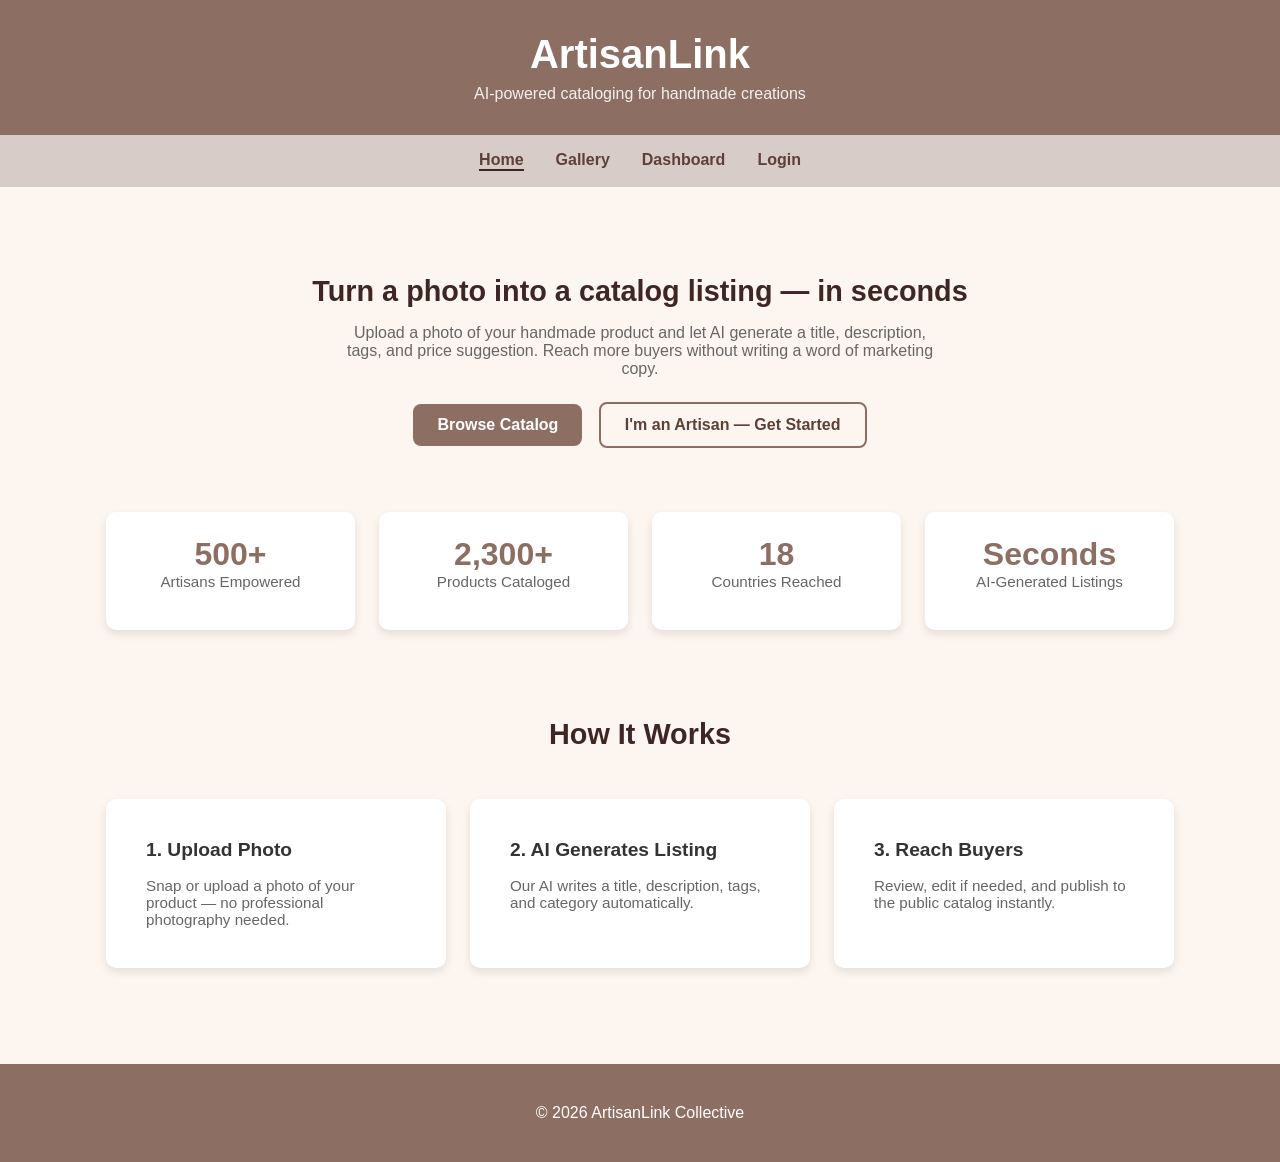
<file: frontend/index.html>
<!DOCTYPE html>
<html lang="en">
<head>
  <meta charset="UTF-8">
  <meta name="viewport" content="width=device-width, initial-scale=1.0">
  <title>ArtisanLink — Home</title>
  <link rel="stylesheet" href="style.css">
</head>
<body>

  <header>
    <h1>ArtisanLink</h1>
    <p>AI-powered cataloging for handmade creations</p>
  </header>

  <nav>
    <a href="index.html">Home</a>
    <a href="catalog.html">Gallery</a>
    <a href="dashboard.html">Dashboard</a>
    <a href="login.html">Login</a>
  </nav>

  <main>
    <section class="fade-in-up" style="text-align:center; padding: 2rem 0;">
      <h2 class="section-title">Turn a photo into a catalog listing — in seconds</h2>
      <p style="max-width: 600px; margin: 0 auto 1.5rem; color:#666;">
        Upload a photo of your handmade product and let AI generate a title, description, tags,
        and price suggestion. Reach more buyers without writing a word of marketing copy.
      </p>
      <a class="btn" href="catalog.html">Browse Catalog</a>
      <a class="btn btn-secondary" href="login.html" style="margin-left: 0.75rem;">I'm an Artisan — Get Started</a>
    </section>

    <section class="gallery" style="grid-template-columns: repeat(auto-fit, minmax(160px, 1fr)); text-align:center;">
      <div class="card" style="padding: 1.5rem 0;">
        <h3 style="margin:0; color:#8d6e63; font-size:2rem;">500+</h3>
        <p>Artisans Empowered</p>
      </div>
      <div class="card" style="padding: 1.5rem 0;">
        <h3 style="margin:0; color:#8d6e63; font-size:2rem;">2,300+</h3>
        <p>Products Cataloged</p>
      </div>
      <div class="card" style="padding: 1.5rem 0;">
        <h3 style="margin:0; color:#8d6e63; font-size:2rem;">18</h3>
        <p>Countries Reached</p>
      </div>
      <div class="card" style="padding: 1.5rem 0;">
        <h3 style="margin:0; color:#8d6e63; font-size:2rem;">Seconds</h3>
        <p>AI-Generated Listings</p>
      </div>
    </section>

    <section style="padding: 2rem 0;">
      <h2 class="section-title" style="text-align:center;">How It Works</h2>
      <div class="gallery" style="grid-template-columns: repeat(auto-fit, minmax(220px, 1fr));">
        <div class="card" style="padding: 1.5rem;">
          <h3>1. Upload Photo</h3>
          <p>Snap or upload a photo of your product — no professional photography needed.</p>
        </div>
        <div class="card" style="padding: 1.5rem;">
          <h3>2. AI Generates Listing</h3>
          <p>Our AI writes a title, description, tags, and category automatically.</p>
        </div>
        <div class="card" style="padding: 1.5rem;">
          <h3>3. Reach Buyers</h3>
          <p>Review, edit if needed, and publish to the public catalog instantly.</p>
        </div>
      </div>
    </section>
  </main>

  <footer>
    <p>&copy; 2026 ArtisanLink Collective</p>
  </footer>

  <script src="app.js"></script>
</body>
</html>
</file>
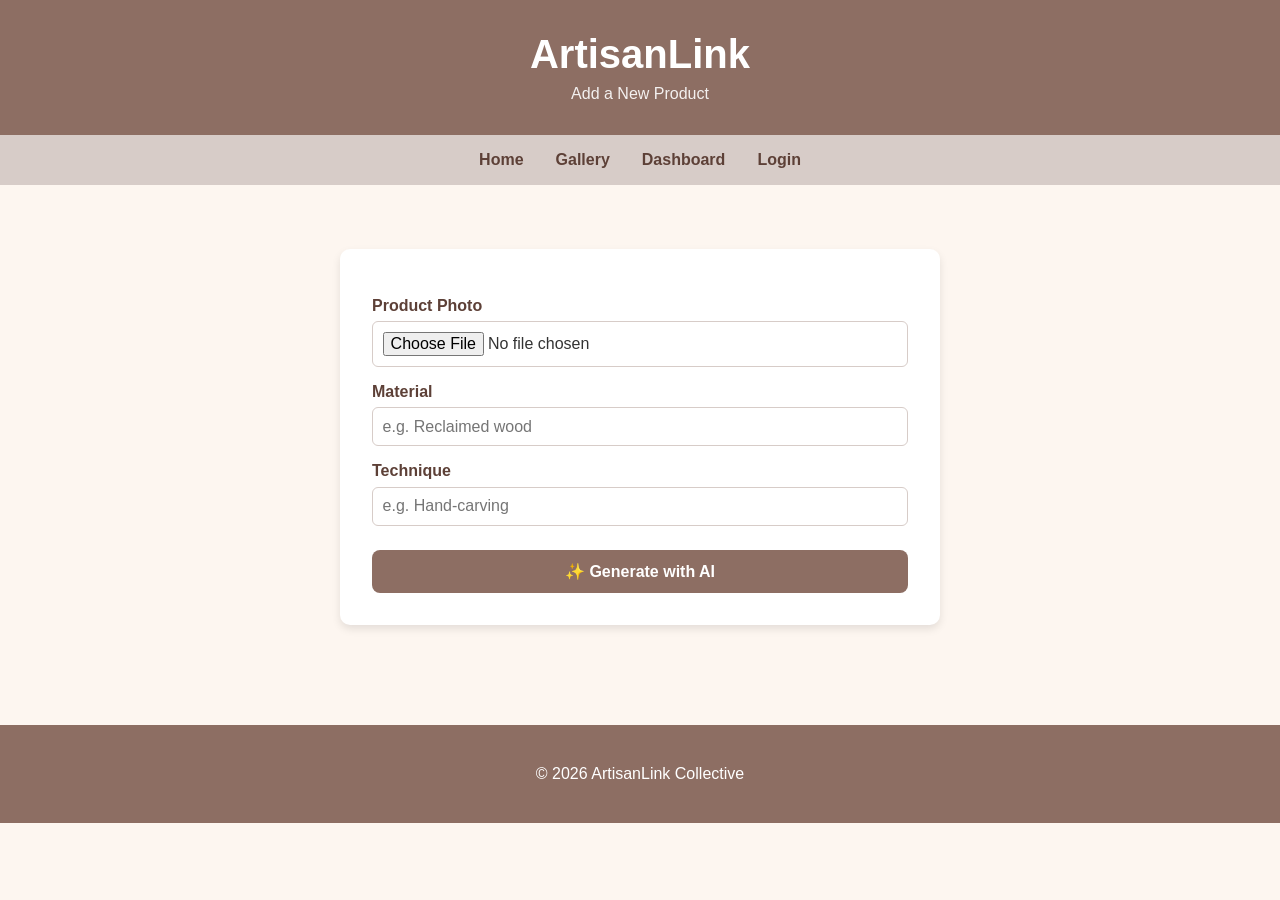
<file: frontend/add-product.html>
<!DOCTYPE html>
<html lang="en">
<head>
  <meta charset="UTF-8">
  <meta name="viewport" content="width=device-width, initial-scale=1.0">
  <title>ArtisanLink — Add Product</title>
  <link rel="stylesheet" href="style.css">
</head>
<body>

  <header>
    <h1>ArtisanLink</h1>
    <p>Add a New Product</p>
  </header>

  <nav>
    <a href="index.html">Home</a>
    <a href="catalog.html">Gallery</a>
    <a href="dashboard.html">Dashboard</a>
    <a href="login.html">Login</a>
  </nav>

  <main>
    <div class="form-container fade-in-up" style="max-width: 600px;">

      <label for="photoInput">Product Photo</label>
      <input type="file" id="photoInput" accept="image/*">
      <img id="photoPreview" style="width:100%; margin-top:1rem; border-radius:8px; display:none;">

      <label for="material">Material</label>
      <input type="text" id="material" placeholder="e.g. Reclaimed wood">

      <label for="technique">Technique</label>
      <input type="text" id="technique" placeholder="e.g. Hand-carving">

      <button class="btn btn-block" style="margin-top:1.5rem;" onclick="generateListing()">
        ✨ Generate with AI
      </button>

      <div id="aiLoading" style="display:none; margin-top:1rem;">
        <div class="skeleton"></div>
        <div class="skeleton" style="width:70%;"></div>
        <div class="skeleton" style="width:40%;"></div>
        <p style="text-align:center; color:#888;">AI is analyzing your photo...</p>
      </div>

      <div id="aiResults" style="display:none; margin-top:1.5rem; border-top: 2px solid #d7ccc8; padding-top:1.5rem;">
        <span class="badge">AI Generated — Review &amp; Edit Below</span>

        <label for="title">Title</label>
        <input type="text" id="title">

        <label for="description">Description</label>
        <textarea id="description" rows="3"></textarea>

        <label for="category">Category</label>
        <select id="category">
          <option>Jewelry</option>
          <option>Textiles</option>
          <option>Pottery</option>
          <option>Woodwork</option>
          <option>Home Decor</option>
          <option>Accessories</option>
          <option>Art</option>
          <option>Other</option>
        </select>

        <label for="tags">Tags (comma separated)</label>
        <input type="text" id="tags">

        <label for="price">Price</label>
        <input type="text" id="price">

        <button class="btn btn-block" style="margin-top:1.5rem;" onclick="publishProduct()">
          Publish Product
        </button>
      </div>
    </div>
  </main>

  <footer>
    <p>&copy; 2026 ArtisanLink Collective</p>
  </footer>

  <script src="app.js"></script>
  <script>
    document.getElementById('photoInput').addEventListener('change', function (e) {
      const file = e.target.files[0];
      if (!file) return;
      const reader = new FileReader();
      reader.onload = function (evt) {
        const preview = document.getElementById('photoPreview');
        preview.src = evt.target.result;
        preview.style.display = 'block';
      };
      reader.readAsDataURL(file);
    });

    function generateListing() {
      document.getElementById('aiLoading').style.display = 'block';
      document.getElementById('aiResults').style.display = 'none';

      fakeGenerateListing().then(result => {
        document.getElementById('aiLoading').style.display = 'none';
        document.getElementById('aiResults').style.display = 'block';

        document.getElementById('title').value = result.title;
        document.getElementById('description').value = result.description;
        document.getElementById('category').value = result.category;
        document.getElementById('tags').value = result.tags.join(', ');
        document.getElementById('price').value = result.suggested_price_range;
      });
    }

    function publishProduct() {
      showToast('Product published! (connect to backend to make this real)');
      setTimeout(() => window.location.href = 'dashboard.html', 1000);
    }
  </script>
</body>
</html>
</file>
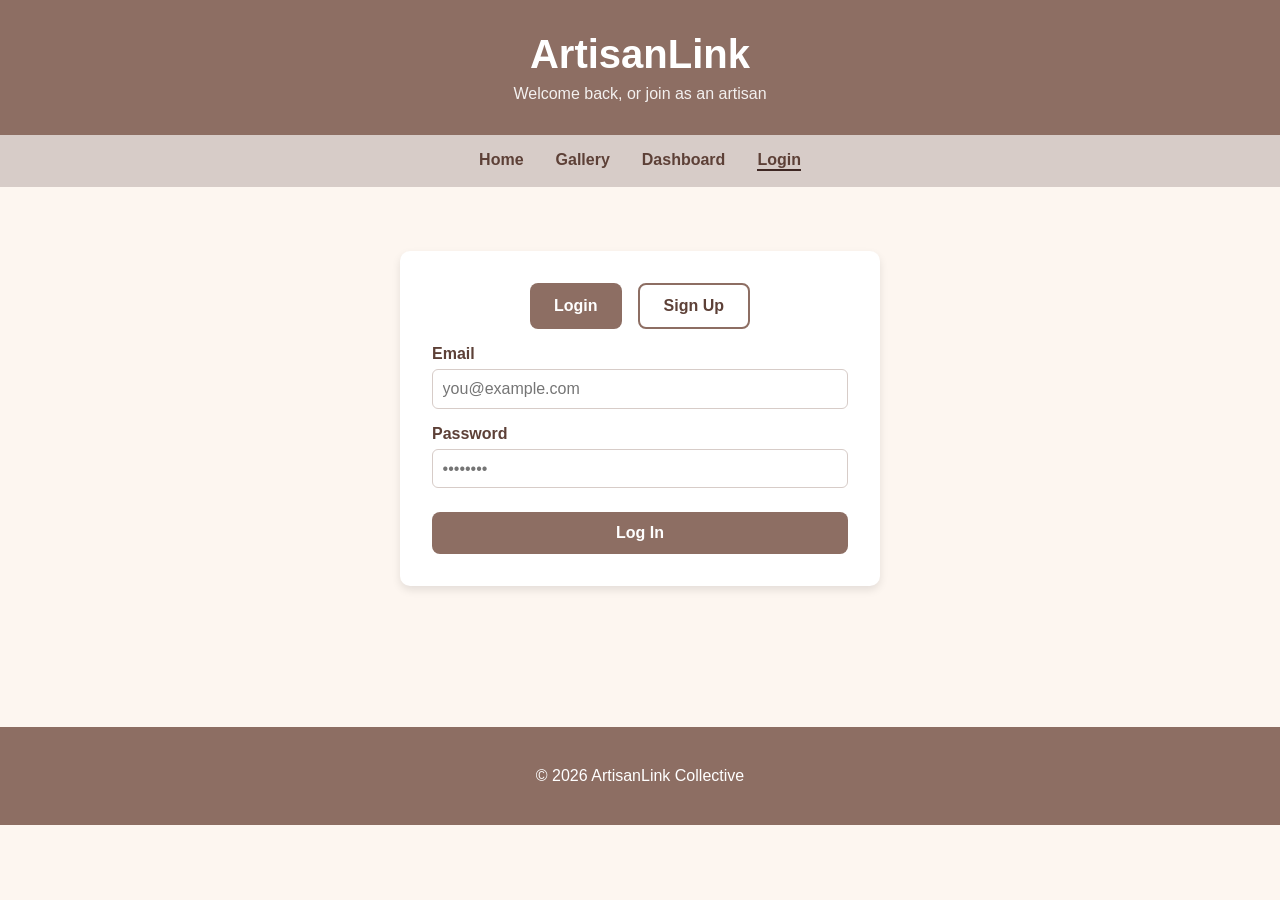
<file: frontend/login.html>
<!DOCTYPE html>
<html lang="en">
<head>
  <meta charset="UTF-8">
  <meta name="viewport" content="width=device-width, initial-scale=1.0">
  <title>ArtisanLink — Login</title>
  <link rel="stylesheet" href="style.css">
</head>
<body>

  <header>
    <h1>ArtisanLink</h1>
    <p>Welcome back, or join as an artisan</p>
  </header>

  <nav>
    <a href="index.html">Home</a>
    <a href="catalog.html">Gallery</a>
    <a href="dashboard.html">Dashboard</a>
    <a href="login.html">Login</a>
  </nav>

  <main>
    <div class="form-container fade-in-up">
      <div style="display:flex; justify-content:center; gap:1rem; margin-bottom:1rem;">
        <button class="btn" id="loginTab" onclick="switchTab('login')">Login</button>
        <button class="btn btn-secondary" id="signupTab" onclick="switchTab('signup')">Sign Up</button>
      </div>

      <form id="loginForm" onsubmit="handleLogin(event)">
        <label for="loginEmail">Email</label>
        <input type="email" id="loginEmail" required placeholder="you@example.com">

        <label for="loginPassword">Password</label>
        <input type="password" id="loginPassword" required placeholder="••••••••">

        <button type="submit" class="btn btn-block" style="margin-top:1.5rem;">Log In</button>
      </form>

      <form id="signupForm" onsubmit="handleSignup(event)" style="display:none;">
        <label for="signupName">Full Name</label>
        <input type="text" id="signupName" required placeholder="Jane Artisan">

        <label for="signupEmail">Email</label>
        <input type="email" id="signupEmail" required placeholder="you@example.com">

        <label for="signupPassword">Password</label>
        <input type="password" id="signupPassword" required placeholder="••••••••">

        <label for="craftType">Craft Type</label>
        <input type="text" id="craftType" required placeholder="e.g. Pottery, Weaving">

        <label for="region">Region</label>
        <input type="text" id="region" required placeholder="e.g. Jaipur, India">

        <button type="submit" class="btn btn-block" style="margin-top:1.5rem;">Create Account</button>
      </form>
    </div>
  </main>

  <footer>
    <p>&copy; 2026 ArtisanLink Collective</p>
  </footer>

  <script src="app.js"></script>
  <script>
    function switchTab(tab) {
      const loginForm = document.getElementById('loginForm');
      const signupForm = document.getElementById('signupForm');
      const loginTab = document.getElementById('loginTab');
      const signupTab = document.getElementById('signupTab');

      if (tab === 'login') {
        loginForm.style.display = 'block';
        signupForm.style.display = 'none';
        loginTab.className = 'btn';
        signupTab.className = 'btn btn-secondary';
      } else {
        loginForm.style.display = 'none';
        signupForm.style.display = 'block';
        loginTab.className = 'btn btn-secondary';
        signupTab.className = 'btn';
      }
    }

    function handleLogin(event) {
      event.preventDefault();
      showToast('Login successful! (connect to backend to make this real)');
      setTimeout(() => window.location.href = 'dashboard.html', 1000);
    }

    function handleSignup(event) {
      event.preventDefault();
      showToast('Account created! (connect to backend to make this real)');
      setTimeout(() => window.location.href = 'dashboard.html', 1000);
    }
  </script>
</body>
</html>
</file>
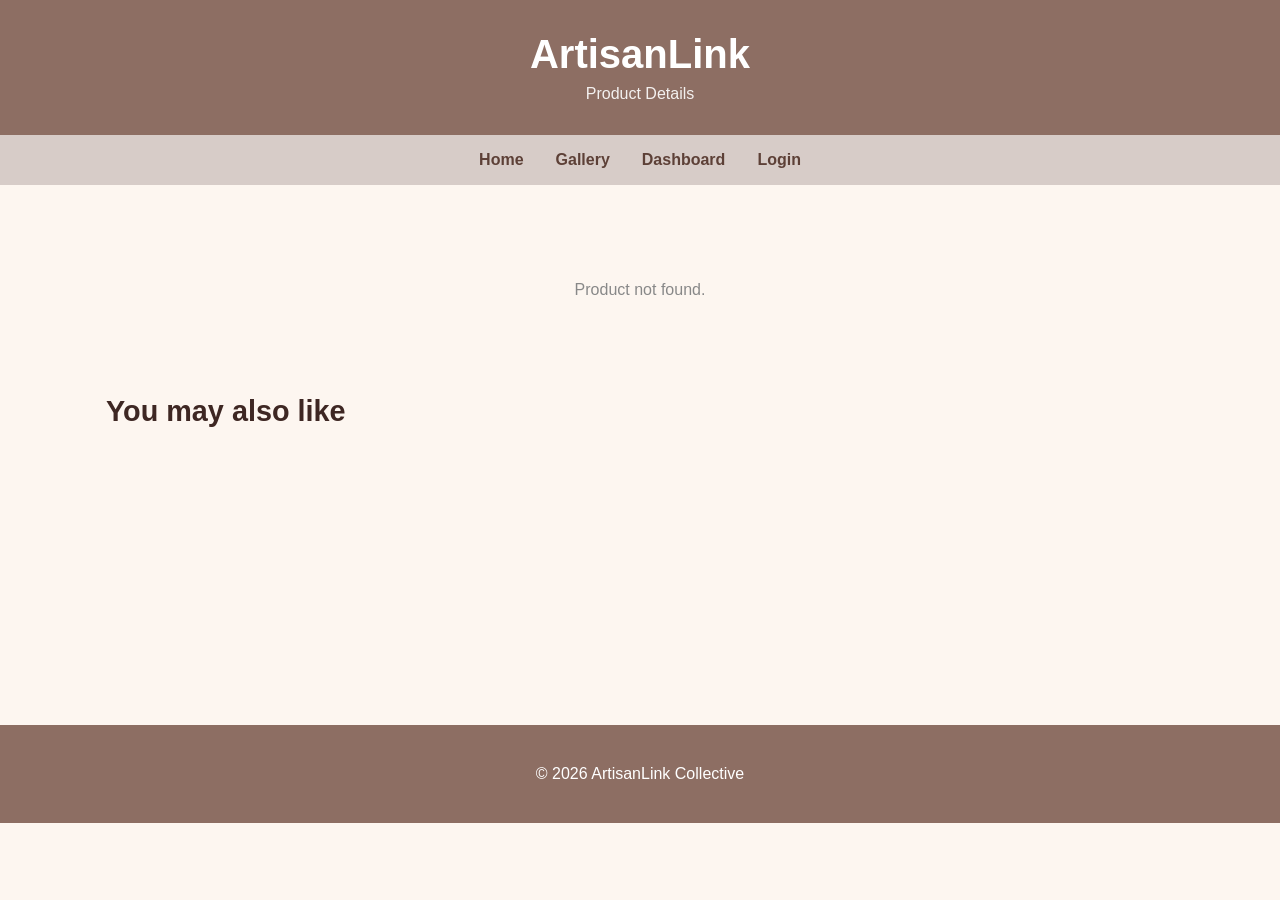
<file: frontend/product.html>
<!DOCTYPE html>
<html lang="en">
<head>
  <meta charset="UTF-8">
  <meta name="viewport" content="width=device-width, initial-scale=1.0">
  <title>ArtisanLink — Product</title>
  <link rel="stylesheet" href="style.css">
</head>
<body>

  <header>
    <h1>ArtisanLink</h1>
    <p>Product Details</p>
  </header>

  <nav>
    <a href="index.html">Home</a>
    <a href="catalog.html">Gallery</a>
    <a href="dashboard.html">Dashboard</a>
    <a href="login.html">Login</a>
  </nav>

  <main>
    <div id="productDetail" class="fade-in-up">
      <div class="skeleton" style="height:300px; border-radius:10px;"></div>
      <div class="skeleton" style="width:50%; height:2rem; margin-top:1rem;"></div>
      <div class="skeleton" style="width:80%;"></div>
    </div>

    <section style="margin-top: 2rem;">
      <h2 class="section-title">You may also like</h2>
      <div class="gallery" id="similarProducts"></div>
    </section>
  </main>

  <footer>
    <p>&copy; 2026 ArtisanLink Collective</p>
  </footer>

  <script src="app.js"></script>
  <script>
    const params = new URLSearchParams(window.location.search);
    const productId = params.get('id');

    fetchProductById(productId).then(product => {
      const container = document.getElementById('productDetail');

      if (!product) {
        container.innerHTML = '<div class="empty-state"><p>Product not found.</p></div>';
        return;
      }

      container.innerHTML = `
        <img src="${product.image_url}" alt="${product.title}"
             style="width:100%; max-height:400px; object-fit:cover; border-radius:10px;">

        ${product.ai_generated ? '<span class="badge" style="margin-top:1rem;">AI Tagged ✨</span>' : ''}

        <h2 style="margin-top:0.5rem;">${product.title}</h2>
        <p style="color:#666; font-size:1.05rem;">${product.description}</p>
        <p class="price" style="font-size:1.3rem;">${product.price}</p>

        <div style="margin: 1rem 0;">
          ${product.tags.map(tag => `<span class="badge" style="background:#d7ccc8; color:#3e2723;">${tag}</span>`).join(' ')}
        </div>

        <div class="card" style="padding:1rem; max-width:320px; margin-top:1.5rem;">
          <h3 style="margin:0;">${product.artisan}</h3>
          <p style="margin:0.25rem 0 0; color:#888;">${product.region}</p>
        </div>

        <button class="btn" style="margin-top:1.5rem;" onclick="showToast('Contact request sent to artisan!')">
          Contact Artisan
        </button>
      `;

      fetchProducts().then(all => {
        const similar = all.filter(p => p.category === product.category && p.id !== product.id);
        const similarGrid = document.getElementById('similarProducts');
        similarGrid.innerHTML = similar.length
          ? similar.map(renderProductCard).join('')
          : '<p style="color:#888;">No similar products yet.</p>';
      });
    });
  </script>
</body>
</html>
</file>
<file: frontend/style.css>
* {
  box-sizing: border-box;
}

body {
  font-family: 'Segoe UI', sans-serif;
  margin: 0;
  background: #fdf6f0;
  color: #333;
}

header {
  background: #8d6e63;
  color: white;
  text-align: center;
  padding: 2rem;
  animation: fadeIn 1s ease-in;
}

header h1 { margin: 0; font-size: 2.5rem; }
header p { margin: 0.5rem 0 0; opacity: 0.9; }

nav {
  display: flex;
  justify-content: center;
  background: #d7ccc8;
  padding: 1rem;
  flex-wrap: wrap;
}

nav a {
  margin: 0 1rem;
  text-decoration: none;
  color: #5d4037;
  font-weight: bold;
  transition: transform 0.3s;
}

nav a:hover { transform: scale(1.15); color: #3e2723; }
nav a.active { border-bottom: 2px solid #3e2723; }

main {
  max-width: 1100px;
  margin: 0 auto;
  padding: 2rem 1rem;
  min-height: 60vh;
}

.gallery {
  display: grid;
  grid-template-columns: repeat(auto-fit, minmax(250px, 1fr));
  gap: 1.5rem;
  padding: 2rem 0;
}

.card {
  background: white;
  border-radius: 10px;
  box-shadow: 0 4px 8px rgba(0, 0, 0, 0.1);
  overflow: hidden;
  transition: transform 0.4s ease;
  text-decoration: none;
  color: inherit;
  display: block;
}

.card:hover { transform: translateY(-10px); }

.card img {
  width: 100%;
  height: 200px;
  object-fit: cover;
  background: #eee;
}

.card h3 { margin: 1rem; font-size: 1.2rem; }
.card p { margin: 0 1rem 1rem; color: #666; font-size: 0.95rem; }
.card .price { margin: 0 1rem 1rem; font-weight: bold; color: #5d4037; }

.badge {
  display: inline-block;
  background: linear-gradient(90deg, #d4a24c, #e8c07d);
  color: #3e2723;
  font-size: 0.75rem;
  font-weight: bold;
  padding: 0.25rem 0.6rem;
  border-radius: 999px;
  margin: 0 1rem 0.5rem;
}

.btn {
  display: inline-block;
  background: #8d6e63;
  color: white;
  border: none;
  padding: 0.75rem 1.5rem;
  border-radius: 8px;
  font-size: 1rem;
  font-weight: bold;
  cursor: pointer;
  text-decoration: none;
  transition: background 0.3s, transform 0.2s;
}

.btn:hover { background: #6d4c41; transform: translateY(-2px); }

.btn-secondary {
  background: transparent;
  color: #5d4037;
  border: 2px solid #8d6e63;
}

.btn-secondary:hover { background: #d7ccc8; }
.btn-block { width: 100%; text-align: center; }

.form-container {
  max-width: 480px;
  margin: 2rem auto;
  background: white;
  padding: 2rem;
  border-radius: 10px;
  box-shadow: 0 4px 8px rgba(0, 0, 0, 0.1);
}

label { display: block; margin: 1rem 0 0.4rem; font-weight: bold; color: #5d4037; }

input, textarea, select {
  width: 100%;
  padding: 0.6rem;
  border: 1px solid #d7ccc8;
  border-radius: 6px;
  font-size: 1rem;
  font-family: inherit;
}

input:focus, textarea:focus, select:focus { outline: none; border-color: #8d6e63; }

.skeleton {
  background: linear-gradient(90deg, #eee 25%, #f5f5f5 50%, #eee 75%);
  background-size: 200% 100%;
  animation: shimmer 1.5s infinite;
  border-radius: 6px;
  height: 1rem;
  margin: 0.5rem 0;
}

@keyframes shimmer {
  0% { background-position: 200% 0; }
  100% { background-position: -200% 0; }
}

.toast {
  position: fixed;
  bottom: 1.5rem;
  right: 1.5rem;
  background: #3e2723;
  color: white;
  padding: 1rem 1.5rem;
  border-radius: 8px;
  box-shadow: 0 4px 12px rgba(0,0,0,0.2);
  opacity: 0;
  transform: translateY(20px);
  transition: opacity 0.3s, transform 0.3s;
  pointer-events: none;
  z-index: 999;
}

.toast.show { opacity: 1; transform: translateY(0); }

footer {
  text-align: center;
  padding: 1.5rem;
  background: #8d6e63;
  color: white;
}

.empty-state { text-align: center; padding: 3rem 1rem; color: #888; }
.section-title { font-size: 1.8rem; margin-bottom: 1rem; color: #3e2723; }

.filters {
  display: flex;
  gap: 1rem;
  flex-wrap: wrap;
  margin-bottom: 1.5rem;
}

.filters input, .filters select { width: auto; flex: 1; min-width: 160px; }

@keyframes fadeIn {
  from { opacity: 0; transform: translateY(-20px); }
  to { opacity: 1; transform: translateY(0); }
}

@keyframes fadeInUp {
  from { opacity: 0; transform: translateY(20px); }
  to { opacity: 1; transform: translateY(0); }
}

.fade-in-up { animation: fadeInUp 0.6s ease-in; }

@media (max-width: 480px) {
  header h1 { font-size: 1.8rem; }
  nav a { margin: 0 0.5rem; }
}
</file>
